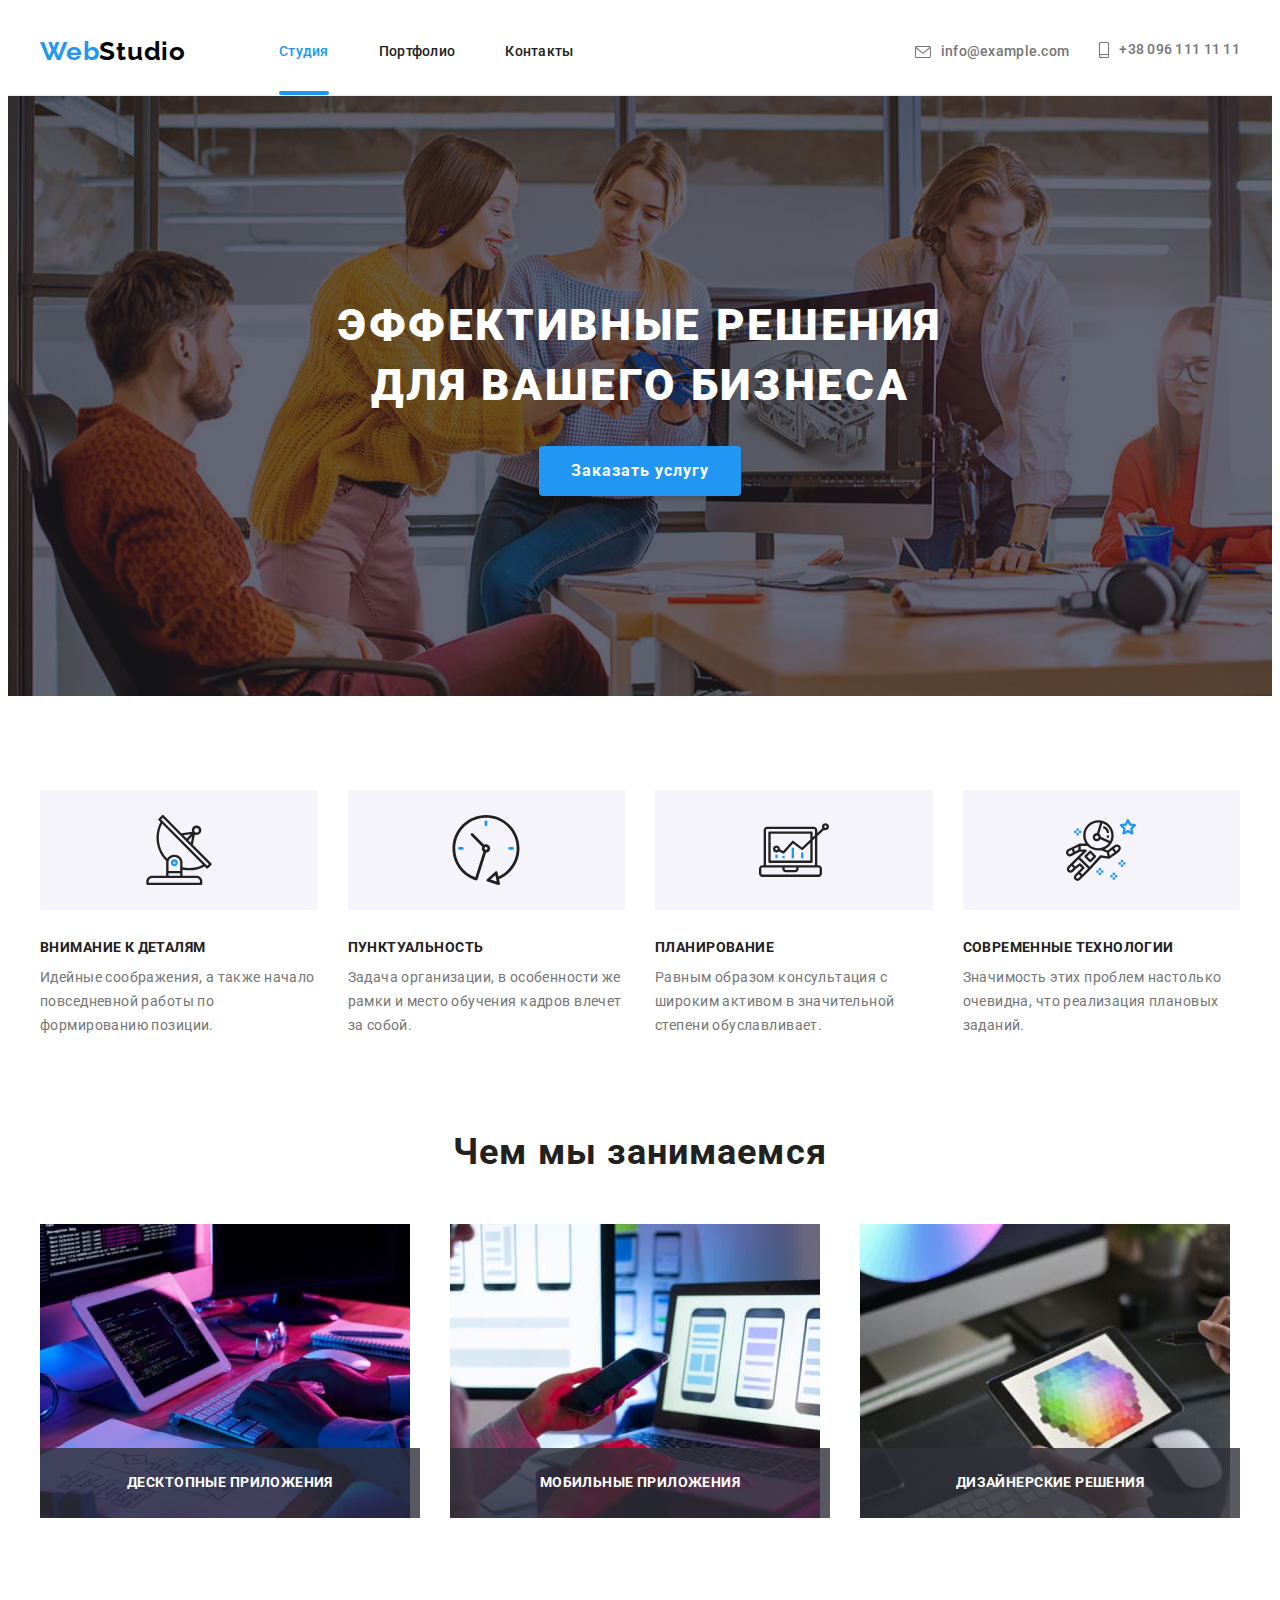
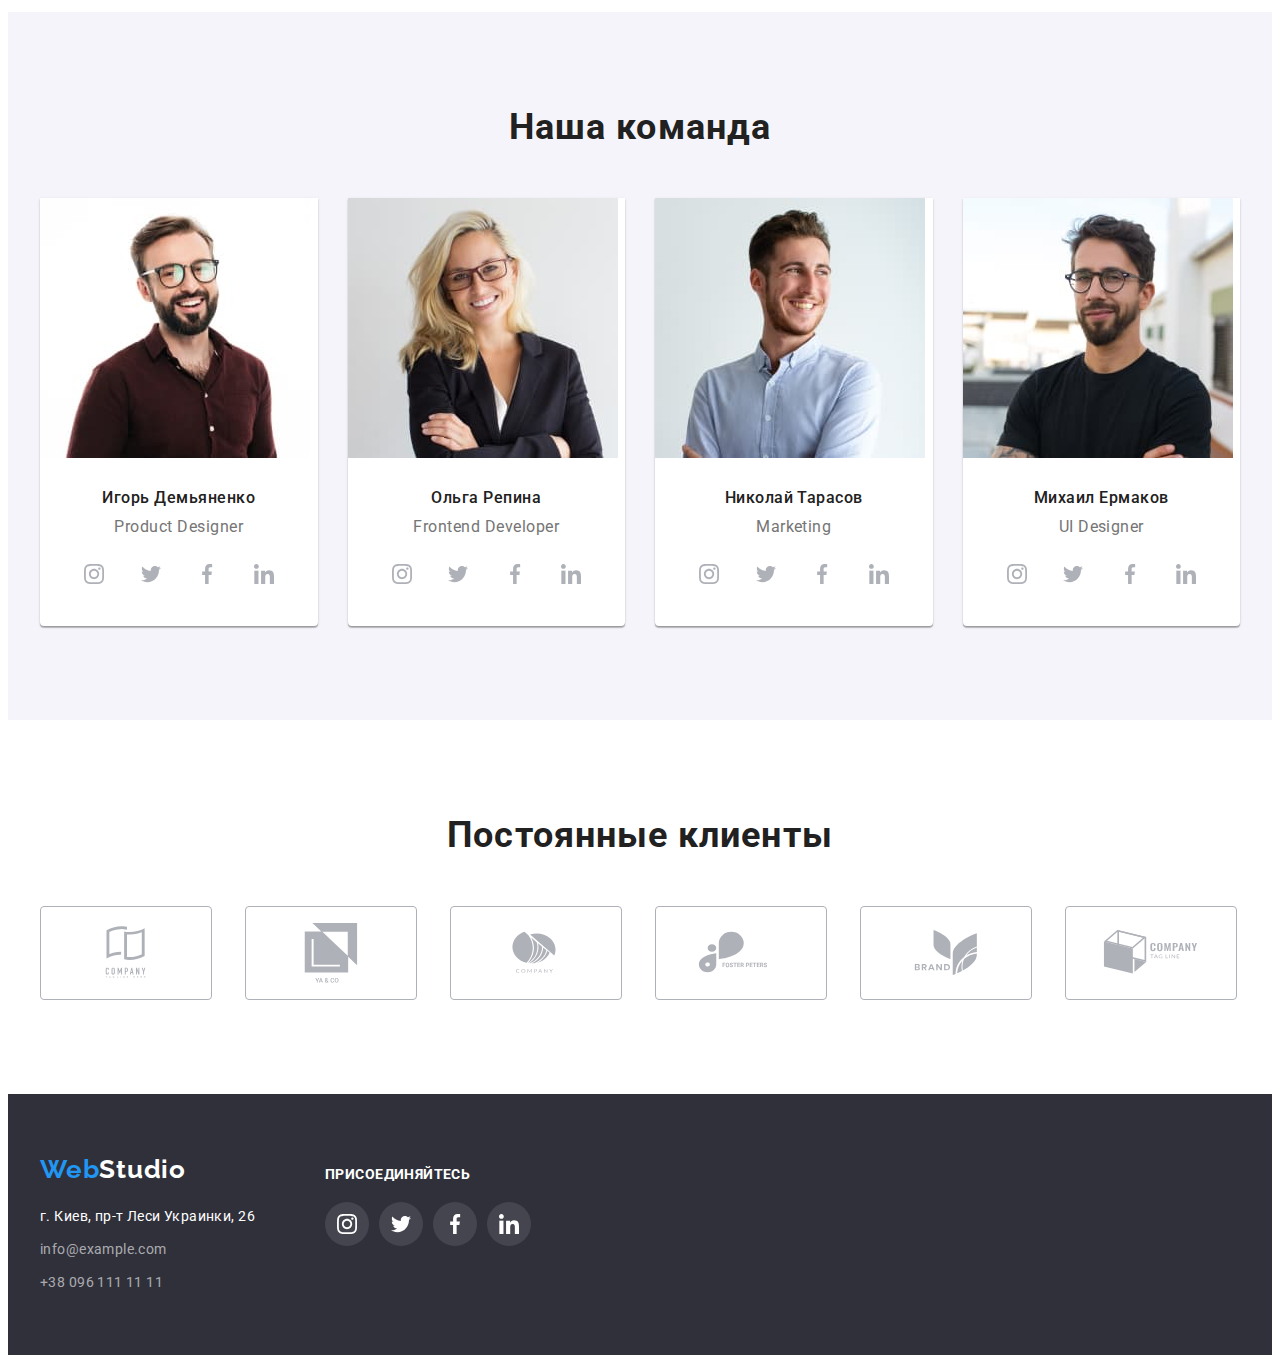
<file: index.html>
<!DOCTYPE html>
<html lang="ru">
<head>
    <meta charset="UTF-8">
    <meta http-equiv="X-UA-Compatible" content="IE=edge">
    <meta name="viewport" content="width=device-width, initial-scale=1.0">
    <title>WebStudio</title>
    <link href="https://fonts.googleapis.com/css2?family=Raleway:wght@700&family=Roboto:wght@400;500;700;900&display=swap" rel="stylesheet">
    <link rel="stylesheet" href="https://cdnjs.cloudflare.com/ajax/libs/modern-normalize/1.1.0/modern-normalize.min.css" integrity="sha512-wpPYUAdjBVSE4KJnH1VR1HeZfpl1ub8YT/NKx4PuQ5NmX2tKuGu6U/JRp5y+Y8XG2tV+wKQpNHVUX03MfMFn9Q==" crossorigin="anonymous" referrerpolicy="no-referrer" />
    <link rel="stylesheet" href="./css/styles.css">
</head>
<body>
    <header class="header">
        <div class="container header-container">
            <nav class="navigation">
                <a href="/" class="logo link">Web<span class="logo-black-part">Studio</span></a>
                <ul class="menu list">
                   <li class="nav-list-item"><a href="./index.html" class="nav-link link current">Студия</a></li> 
                   <li class="nav-list-item"><a href="./portfolio.html" class="nav-link link">Портфолио</a></li>
                   <li class="nav-list-item"><a href="" class="nav-link link">Контакты</a></li>
                </ul>
            </nav>

            <ul class="header-contacts list">
                    <li class="header-contacts-item contacts-email">
                        <a href="mailto:info@example.com" class="contacts link">
                            <svg class="contacts-icon" width="16" height="12">
                                <use href="./img/symbol-defs.svg#icon-envelope"></use>
                            </svg>
                             info@example.com
                        </a>
                    </li>
                    <li class="header-contacts-item">
                        <a href="tel:+380961111111" class="contacts link">
                            <svg class="contacts-icon" width="10" height="16">
                                <use href="./img/symbol-defs.svg#icon-smartphone"></use>
                            </svg>
                            +38 096 111 11 11
                        </a>
                    </li>
            </ul>
        </div>
    </header>

    <main>
        <section class="hero">
            <div class="hero-container container">
                <h1 class="main-title">Эффективные решения<br>для вашего бизнеса</h1>
                <button type="button" class="hero-buttom" data-modal-open>Заказать услугу</button>
            </div>
            
        </section>

        <section class="feature section">
            <div class="feature-container container">
                <h2 class="feature-main-title visually-hidden">Наши преимущества</h2>
                <ul class="feature-container-item list">
                    <li class="feature-container-list">
                        <div class="feature-icon-container">
                            <svg class="feature-icon" width="70" height="70">
                                <use href="./img/symbol-defs.svg#icon-antenna"></use>
                            </svg>
                        </div>
                        <h3 class="feature-title">Внимание к деталям</h3>
                        <p class="feature-description">Идейные соображения, а также начало повседневной работы по формированию позиции.</p>
                    </li>
                    <li class="feature-container-list">
                        <div class="feature-icon-container">
                            <svg width="70" height="70">
                                <use href="./img/symbol-defs.svg#icon-clock"></use>
                            </svg>
                        </div>
                        <h3 class="feature-title">Пунктуальность</h3>
                        <p class="feature-description">Задача организации, в особенности же рамки и место обучения кадров влечет за собой.</p>
                    </li>
                    <li class="feature-container-list">
                        <div class="feature-icon-container">
                            <svg class="feature-icon" width="70" height="70">
                                <use href="./img/symbol-defs.svg#icon-diagram"></use>
                            </svg>
                        </div>
                        <h3 class="feature-title">Планирование</h3>
                        <p class="feature-description">Равным образом консультация с широким активом в значительной степени обуславливает.</p>
                    </li>
                    <li class="feature-container-list">
                        <div class="feature-icon-container">
                            <svg class="feature-icon" width="70" height="70">
                                <use href="./img/symbol-defs.svg#icon-astronaut"></use>
                            </svg>
                        </div>
                        <h3 class="feature-title">Современные технологии</h3>
                        <p class="feature-description">Значимость этих проблем настолько очевидна, что реализация плановых заданий.</p>
                    </li>
                </ul>
            </div>
        </section>
   
        <section class="direction section">
            <div class="direction-container container">
                <h2 class="direction-title">Чем мы занимаемся</h2>
                <ul class="direction-item list">
                    <li class="direction-item-list">
                        <img src="./img/program.jpg" alt="Десктопные приложения" width="370">
                        <p class="direction-item-list-name">Десктопные приложения</p>
                    </li>
                    <li class="direction-item-list">
                        <img src="./img/moby.jpg" alt="Мобильные приложения" width="370">
                        <p class="direction-item-list-name">Мобильные приложения</p>
                    </li>
                    <li class="direction-item-list">
                        <img src="./img/graph.jpg" alt="Дизайнерские решения" width="370">
                        <p class="direction-item-list-name">Дизайнерские решения</p>
                    </li>
                </ul>
            </div>
            
        </section>

        <section class="team section">
            <div class="team-container container">
                <h2 class="team-title">Наша команда</h2>
                <ul class="list team-card-item">
                    <li class="team-card">
                        <img class="team-member-photo" src="./img/demyanenko.jpg" alt="Игорь Демьяненко" width="270">
                        <div class="team-member-wrapper">
                            <h3 class="team-member">Игорь Демьяненко</h3>
                            <p lang="en" class="member-job">Product Designer</p>
                            <ul class="social-list list">
                                <li class="social-list-item">
                                    <a class="social-list-link" href="">
                                        <svg class="social-list-icon" width="20" height="20">
                                            <use href="./img/symbol-defs.svg#icon-instagram"></use>
                                        </svg>      
                                    </a>
                                </li>
                                <li class="social-list-item">
                                    <a class="social-list-link" href="">
                                        <svg class="social-list-icon"  width="20" height="20">
                                            <use href="./img/symbol-defs.svg#icon-twitter"></use>
                                        </svg> 
                                    </a>
                                </li>
                                <li class="social-list-item">
                                    <a class="social-list-link" href="">
                                        <svg class="social-list-icon" width="20" height="20">
                                            <use href="./img/symbol-defs.svg#icon-facebook"></use>
                                        </svg> 
                                    </a>
                                </li>
                                <li class="social-list-item">
                                    <a class="social-list-link" href="">
                                        <svg class="social-list-icon" width="20" height="20">
                                            <use href="./img/symbol-defs.svg#icon-linkedin"></use>
                                        </svg> 
                                    </a>
                                </li>
                            </ul>
                            
                        </div>
                    </li>
                    <li class="team-card">
                        <img class="team-member-photo" src="./img/repina.jpg" alt="Ольга Репина" width="270">
                        <div class="team-member-wrapper">
                            <h3 class="team-member">Ольга Репина</h3>
                            <p lang="en" class="member-job">Frontend Developer</p>
                            <ul class="social-list list">
                                <li class="social-list-item">
                                    <a class="social-list-link" href="">
                                        <svg class="social-list-icon" width="20" height="20">
                                            <use href="./img/symbol-defs.svg#icon-instagram"></use>
                                        </svg>      
                                    </a>
                                </li>
                                <li class="social-list-item">
                                    <a class="social-list-link" href="">
                                        <svg class="social-list-icon"  width="20" height="20">
                                            <use href="./img/symbol-defs.svg#icon-twitter"></use>
                                        </svg> 
                                    </a>
                                </li>
                                <li class="social-list-item">
                                    <a class="social-list-link" href="">
                                        <svg class="social-list-icon" width="20" height="20">
                                            <use href="./img/symbol-defs.svg#icon-facebook"></use>
                                        </svg> 
                                    </a>
                                </li>
                                <li class="social-list-item">
                                    <a class="social-list-link" href="">
                                        <svg class="social-list-icon" width="20" height="20">
                                            <use href="./img/symbol-defs.svg#icon-linkedin"></use>
                                        </svg> 
                                    </a>
                                </li>
                            </ul>
                        </div>
                     
                    </li>  
                    <li class="team-card">                 
                        <img class="team-member-photo" src="./img/tarasov.jpg" alt="Николай Тарасов" width="270">
                        <div class="team-member-wrapper">
                            <h3 class="team-member">Николай Тарасов</h3>
                            <p lang="en" class="member-job">Marketing</p>
                            <ul class="social-list list">
                                <li class="social-list-item">
                                    <a class="social-list-link" href="">
                                        <svg class="social-list-icon" width="20" height="20">
                                            <use href="./img/symbol-defs.svg#icon-instagram"></use>
                                        </svg>      
                                    </a>
                                </li>
                                <li class="social-list-item">
                                    <a class="social-list-link" href="">
                                        <svg class="social-list-icon"  width="20" height="20">
                                            <use href="./img/symbol-defs.svg#icon-twitter"></use>
                                        </svg> 
                                    </a>
                                </li>
                                <li class="social-list-item">
                                    <a class="social-list-link" href="">
                                        <svg class="social-list-icon" width="20" height="20">
                                            <use href="./img/symbol-defs.svg#icon-facebook"></use>
                                        </svg> 
                                    </a>
                                </li>
                                <li class="social-list-item">
                                    <a class="social-list-link" href="">
                                        <svg class="social-list-icon" width="20" height="20">
                                            <use href="./img/symbol-defs.svg#icon-linkedin"></use>
                                        </svg> 
                                    </a>
                                </li>
                            </ul>
                        </div>
                        
                    </li>
                    <li class="team-card">
                        <img class="team-member-photo" src="./img/yermakov.jpg" alt="Михаил Ермаков" width="270">
                        <div class="team-member-wrapper">
                            <h3 class="team-member">Михаил Ермаков</h3>
                            <p lang="en" class="member-job">UI Designer</p>
                            <ul class="social-list list">
                                <li class="social-list-item">
                                    <a class="social-list-link" href="">
                                        <svg class="social-list-icon" width="20" height="20">
                                            <use href="./img/symbol-defs.svg#icon-instagram"></use>
                                        </svg>      
                                    </a>
                                </li>
                                <li class="social-list-item">
                                    <a class="social-list-link" href="">
                                        <svg class="social-list-icon"  width="20" height="20">
                                            <use href="./img/symbol-defs.svg#icon-twitter"></use>
                                        </svg> 
                                    </a>
                                </li>
                                <li class="social-list-item">
                                    <a class="social-list-link" href="">
                                        <svg class="social-list-icon" width="20" height="20">
                                            <use href="./img/symbol-defs.svg#icon-facebook"></use>
                                        </svg> 
                                    </a>
                                </li>
                                <li class="social-list-item">
                                    <a class="social-list-link" href="">
                                        <svg class="social-list-icon" width="20" height="20">
                                            <use href="./img/symbol-defs.svg#icon-linkedin"></use>
                                        </svg> 
                                    </a>
                                </li>
                            </ul>
                        </div>
                        
                    </li>
                </ul>
            </div> 
        </section>

        <section class="clients-section section">
            <div class="clients-container container">
                <h2 class="clients-section-title">Постоянные клиенты</h2>
                <ul class="list clients-list">
                    <li class="clients-list-item">
                        <a href="" class="clients-link">
                            <svg class="clients-logo-icon" width="106" height="60">
                                <use href="./img/symbol-defs.svg#icon-logo"></use>
                            </svg>
                        </a>
                    </li>
                    <li class="clients-list-item">
                        <a href="" class="clients-link">
                            <svg class="clients-logo-icon" width="106" height="60">
                                <use href="./img/symbol-defs.svg#icon-group"></use>
                            </svg>
                        </a>
                    </li>
                    <li class="clients-list-item">
                        <a href="" class="clients-link">
                            <svg class="clients-logo-icon" width="106" height="60">
                                <use href="./img/symbol-defs.svg#icon-logo1"></use>
                            </svg>
                        </a>
                    </li>
                    <li class="clients-list-item">
                        <a href="" class="clients-link">
                            <svg class="clients-logo-icon" width="106" height="60">
                                <use href="./img/symbol-defs.svg#icon-logo2"></use>
                            </svg>
                        </a>
                    </li>
                    <li class="clients-list-item">
                        <a href="" class="clients-link">
                            <svg class="clients-logo-icon" width="106" height="60">
                                <use href="./img/symbol-defs.svg#icon-logo3"></use>
                            </svg>
                        </a>
                    </li>
                    <li class="clients-list-item">
                        <a href="" class="clients-link">
                            <svg class="clients-logo-icon" width="106" height="60">
                                <use href="./img/symbol-defs.svg#icon-logo4"></use>
                            </svg>
                        </a>
                    </li>
                </ul>
            </div>
        </section>

    </main>

    <footer class="footer">
        <div class="footer-container container">
            <div class="footer-container-address">
                <a class="footer-logo link logo" href="./index.html">Web<span class="logo-white-part">Studio</span></a>
                <address>
                    <ul class="list">
                        <li class="footer-contacts-item"><a href="/" target="_blank" class="footer-address link">г. Киев, пр-т Леси Украинки, 26</a></li>
                        <li class="footer-contacts-item"><a href="mailto:info@example.com" class="footer-email link">info@example.com</a></li>
                        <li class="footer-contacts-item"><a href="tel:+380961111111" class="footer-phone link">+38 096 111 11 11</a></li>
                    </ul>
                </address>
            </div>

            <div class="footer-container-social">
                <h3 class="footer-social-title">присоединяйтесь</h3>
                <ul class="social-list list">
                        <li class="footer-social-list-item">
                            <a class="footer-social-list-link" href="">
                                <svg class="footer-social-list-icon" width="20" height="20">
                                    <use href="./img/symbol-defs.svg#icon-instagram"></use>
                                </svg>      
                            </a>
                        </li>
                        <li class="footer-social-list-item">
                            <a class="footer-social-list-link" href="">
                                <svg class="footer-social-list-icon"  width="20" height="20">
                                    <use href="./img/symbol-defs.svg#icon-twitter"></use>
                                </svg> 
                            </a>
                        </li>
                        <li class="footer-social-list-item">
                            <a class="footer-social-list-link" href="">
                                <svg class="footer-social-list-icon" width="20" height="20">
                                    <use href="./img/symbol-defs.svg#icon-facebook"></use>
                                </svg> 
                            </a>
                        </li>
                        <li class="footer-social-list-item">
                            <a class="footer-social-list-link" href="">
                                <svg class="footer-social-list-icon" width="20" height="20">
                                    <use href="./img/symbol-defs.svg#icon-linkedin"></use>
                                </svg> 
                            </a>
                        </li>
                </ul>
            </div>
         </div>
   </footer>

   <div class="backdrop is-hidden" data-modal>
       <div class="modal">
           <button type="button" class="modal-close-btn" data-modal-close>
                <svg class="backdrop-close-icon" height="18" width="18">
                   <use href="./img/symbol-defs.svg#icon-close"></use>
                </svg>
           </button>
       </div>
    </div>
<script src="./js/modal.js"></script>
</body>
</html>
</file>
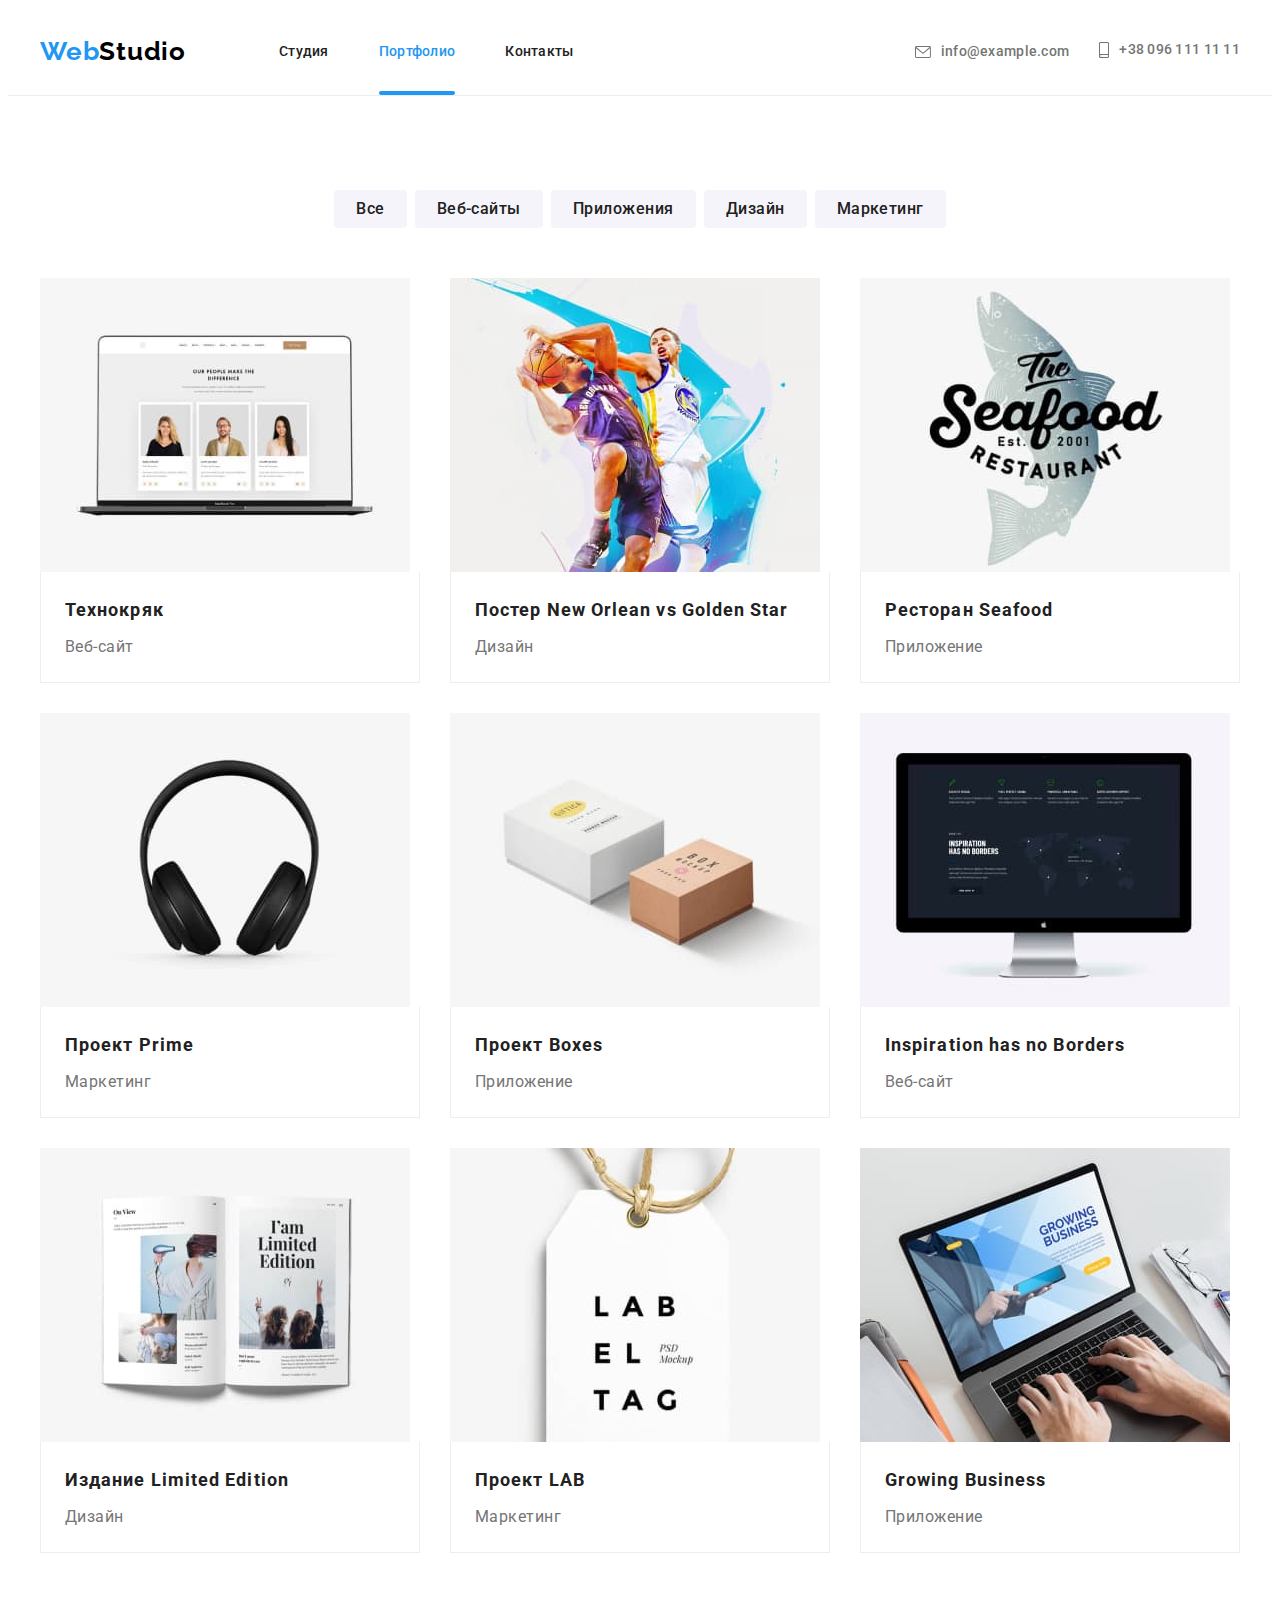
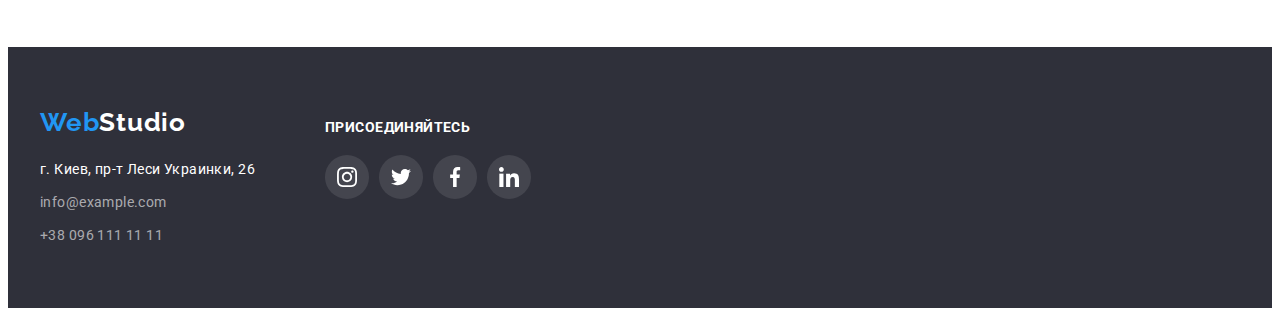
<file: portfolio.html>
<!DOCTYPE html>
<html lang="ru">
<head>
    <meta charset="UTF-8">
    <meta http-equiv="X-UA-Compatible" content="IE=edge">
    <meta name="viewport" content="width=device-width, initial-scale=1.0">
    <title>Portfolio</title>
    <link href="https://fonts.googleapis.com/css2?family=Raleway:wght@700&family=Roboto:wght@400;500;700;900&display=swap" rel="stylesheet">
    <link rel="stylesheet" href="https://cdnjs.cloudflare.com/ajax/libs/modern-normalize/1.1.0/modern-normalize.min.css" integrity="sha512-wpPYUAdjBVSE4KJnH1VR1HeZfpl1ub8YT/NKx4PuQ5NmX2tKuGu6U/JRp5y+Y8XG2tV+wKQpNHVUX03MfMFn9Q==" crossorigin="anonymous" referrerpolicy="no-referrer" />
    <link rel="stylesheet" href="./css/styles.css">
</head>
<body>
    <header class="header">
        <div class="container header-container">
            <nav class="navigation">
                <a href="./index.html" class="logo link">Web<span class="logo-black-part">Studio</span></a>
                <ul class="menu list">
                   <li class="nav-list-item"><a href="./index.html" class="nav-link link">Студия</a></li> 
                   <li class="nav-list-item"><a href="./portfolio.html" class="nav-link link current">Портфолио</a></li>
                   <li class="nav-list-item"><a href="" class="nav-link link">Контакты</a></li>
                </ul>
            </nav>

            <ul class="header-contacts list">
                    <li class="header-contacts-item contacts-email">
                        <a href="mailto:info@example.com" class="contacts link">
                            <svg class="contacts-icon" width="16" height="12">
                                <use href="./img/symbol-defs.svg#icon-envelope"></use>
                            </svg>
                             info@example.com
                        </a>
                    </li>
                    <li class="header-contacts-item">
                        <a href="tel:+380961111111" class="contacts link">
                            <svg class="contacts-icon" width="10" height="16">
                                <use href="./img/symbol-defs.svg#icon-smartphone"></use>
                            </svg>
                            +38 096 111 11 11
                        </a>
                    </li>
            </ul>
        </div>
    </header>

    <main>
        <section class="portfolio section">
            <div class="portfolio-container container">
                <h2 class="portfolio-title visually-hidden">Примеры работ</h2>
                <ul class="portfolio-button-list list">
                    <li class="portfolio-button-item"><button class="portfolio-button" type="button">Все</button></li>
                    <li class="portfolio-button-item"><button class="portfolio-button" type="button">Веб-сайты</button></li>
                    <li class="portfolio-button-item"><button class="portfolio-button" type="button">Приложения</button></li>
                    <li class="portfolio-button-item"><button class="portfolio-button" type="button">Дизайн</button></li>
                    <li class="portfolio-button-item"><button class="portfolio-button" type="button">Маркетинг</button></li>
                </ul> 

                <ul class="portfolio-cards-list list">
                    <li class="portfolio-cards-item">
                        <a href="" class="portfolio-cards-item-link link">
                            <div class="portfolio-cards-img-container">
                                <img src="./img/tehnokryak.jpg" alt="Технокряк" width="370">
                                <p class="overlay">
                                    Технокряк это современная площадка распространения коронавируса. Компании используют эту платформу для цифрового шпионажа и атак на защищённые сервера конкурентов.
                                </p>
                            </div>
                                
                            <div class="portfolio-container-cards-name">
                                <h3 class="project-name">Технокряк</h3>                      
                                <p class="project-type">Веб-сайт</p>
                            </div>
                        </a>
                    </li>
                    <li class="portfolio-cards-item">
                            <a href="" class="portfolio-cards-item-link link">
                                <div class="portfolio-cards-img-container">
                                    <img src="./img/new-orleano-golden-star.jpg" alt="Постер New Orlean vs Golden Star" width="370">
                                    <p class="overlay">
                                        Технокряк это современная площадка распространения коронавируса. Компании используют эту платформу для цифрового шпионажа и атак на защищённые сервера конкурентов.
                                    </p>
                                </div>
                                
                                <div class="portfolio-container-cards-name">
                                    <h3 class="project-name">Постер New Orlean vs Golden Star</h3>                      
                                    <p class="project-type">Дизайн</p>
                                </div>
                            </a>
                        </li>
                        <li class="portfolio-cards-item">
                            <a href="" class="portfolio-cards-item-link link">
                                <div class="portfolio-cards-img-container">
                                    <img src="./img/seafood.jpg" alt="Ресторан Seafood" width="370">
                                    <p class="overlay">
                                        Технокряк это современная площадка распространения коронавируса. Компании используют эту платформу для цифрового шпионажа и атак на защищённые сервера конкурентов.
                                    </p>
                                </div>
                                
                                <div class="portfolio-container-cards-name">
                                    <h3 class="project-name">Ресторан Seafood</h3>                      
                                    <p class="project-type">Приложение</p>
                                </div>
                            </a>
                        </li>
                        <li class="portfolio-cards-item">
                            <a href="" class="portfolio-cards-item-link link">
                                <div class="portfolio-cards-img-container">
                                    <img src="./img/prime.jpg" alt="Проект Prime" width="370">
                                    <p class="overlay">
                                        Технокряк это современная площадка распространения коронавируса. Компании используют эту платформу для цифрового шпионажа и атак на защищённые сервера конкурентов.
                                    </p>
                                </div>
                                
                                <div class="portfolio-container-cards-name">
                                    <h3 class="project-name">Проект Prime</h3>                      
                                    <p class="project-type">Маркетинг</p>
                                </div>
                                
                            </a>
                        </li>
                        <li class="portfolio-cards-item">
                            <a href="" class="portfolio-cards-item-link link">
                                <div class="portfolio-cards-img-container">
                                    <img src="./img/boxes.jpg" alt="Проект Boxes" width="370">
                                    <p class="overlay">
                                        Технокряк это современная площадка распространения коронавируса. Компании используют эту платформу для цифрового шпионажа и атак на защищённые сервера конкурентов.
                                    </p>
                                </div>
                                
                                <div class="portfolio-container-cards-name">
                                    <h3 class="project-name">Проект Boxes</h3>                      
                                    <p class="project-type">Приложение</p>
                                </div>
                                
                            </a>
                        </li>
                        <li class="portfolio-cards-item">
                            <a href="" class="portfolio-cards-item-link link">
                                <div class="portfolio-cards-img-container">
                                    <img src="./img/inspiration-has-no-borders.jpg" alt="Inspiration has no Borders" width="370">
                                    <p class="overlay">
                                        Технокряк это современная площадка распространения коронавируса. Компании используют эту платформу для цифрового шпионажа и атак на защищённые сервера конкурентов.
                                    </p>
                                </div>
                                
                                <div class="portfolio-container-cards-name">
                                    <h3 class="project-name" lang="en">Inspiration has no Borders</h3>                      
                                    <p class="project-type">Веб-сайт</p>
                                </div>
                                
                            </a>
                        </li>
                        <li class="portfolio-cards-item">
                            <a href="" class="portfolio-cards-item-link link">
                                <div class="portfolio-cards-img-container">
                                    <img src="./img/limited-edition.jpg" alt="Издание Limited Edition" width="370">
                                    <p class="overlay">
                                        Технокряк это современная площадка распространения коронавируса. Компании используют эту платформу для цифрового шпионажа и атак на защищённые сервера конкурентов.
                                    </p>
                                </div>
                                
                                <div class="portfolio-container-cards-name">
                                    <h3 class="project-name">Издание Limited Edition</h3>                      
                                    <p class="project-type">Дизайн</p>
                                </div>
                                
                            </a>
                        </li>
                        <li class="portfolio-cards-item">
                            <a href="" class="portfolio-cards-item-link link">
                                <div class="portfolio-cards-img-container">
                                    <img src="./img/lab.jpg" alt="Проект LAB" width="370">
                                    <p class="overlay">
                                        Технокряк это современная площадка распространения коронавируса. Компании используют эту платформу для цифрового шпионажа и атак на защищённые сервера конкурентов.
                                    </p>
                                </div>
                                
                                <div class="portfolio-container-cards-name">
                                    <h3 class="project-name">Проект LAB</h3>                      
                                    <p class="project-type">Маркетинг</p>
                                </div>
                                
                            </a>
                        </li>
                        <li class="portfolio-cards-item">
                            <a href="" class="portfolio-cards-item-link link">
                                <div class="portfolio-cards-img-container">
                                    <img src="./img/growing-business.jpg" alt="Growing Business" width="370">
                                    <p class="overlay">
                                        Технокряк это современная площадка распространения коронавируса. Компании используют эту платформу для цифрового шпионажа и атак на защищённые сервера конкурентов.
                                    </p>
                                </div>
                                
                                <div class="portfolio-container-cards-name">
                                    <h3 class="project-name" lang="en">Growing Business</h3>                      
                                    <p class="project-type">Приложение</p>
                                </div>
                            </a>
                        </li>
                </ul> 
            </div> 
        </section>
        
    </main>

    <footer class="footer">
        <div class="footer-container container">
            <div class="footer-container-address">
                <a class="footer-logo link logo" href="./index.html">Web<span class="logo-white-part">Studio</span></a>
                <address>
                    <ul class="list">
                        <li class="footer-contacts-item"><a href="/" target="_blank" class="footer-address link">г. Киев, пр-т Леси Украинки, 26</a></li>
                        <li class="footer-contacts-item"><a href="mailto:info@example.com" class="footer-email link">info@example.com</a></li>
                        <li class="footer-contacts-item"><a href="tel:+380961111111" class="footer-phone link">+38 096 111 11 11</a></li>
                    </ul>
                </address>
            </div>

            <div class="footer-container-social">
                <h3 class="footer-social-title">присоединяйтесь</h3>
                <ul class="social-list list">
                        <li class="footer-social-list-item">
                            <a class="footer-social-list-link" href="">
                                <svg class="footer-social-list-icon" width="20" height="20">
                                    <use href="./img/symbol-defs.svg#icon-instagram"></use>
                                </svg>      
                            </a>
                        </li>
                        <li class="footer-social-list-item">
                            <a class="footer-social-list-link" href="">
                                <svg class="footer-social-list-icon"  width="20" height="20">
                                    <use href="./img/symbol-defs.svg#icon-twitter"></use>
                                </svg> 
                            </a>
                        </li>
                        <li class="footer-social-list-item">
                            <a class="footer-social-list-link" href="">
                                <svg class="footer-social-list-icon" width="20" height="20">
                                    <use href="./img/symbol-defs.svg#icon-facebook"></use>
                                </svg> 
                            </a>
                        </li>
                        <li class="footer-social-list-item">
                            <a class="footer-social-list-link" href="">
                                <svg class="footer-social-list-icon" width="20" height="20">
                                    <use href="./img/symbol-defs.svg#icon-linkedin"></use>
                                </svg> 
                            </a>
                        </li>
                </ul>
            </div>
         </div>
   </footer>

</body>
</html>
</file>
<file: css/styles.css>
:root {
    --primary-text-color: #757575;
    --title-text-color:#212121;
    --accent-color:#2196F3;
    --primary-white-color:#FFFFFF;
    --logo-black-color:#000000;
    --hero-background-color:#2F303A;
    --hero-btm-focus:#188CE8;
    --team-background-color:#F5F4FA;
    --footer-email-phone: rgba(255, 255, 255, 0.6);
    }

body {
    background-color: var(--primary-white-color);
    color:var(--primary-text-color) ;
    font-family: Roboto, sans-serif;
    font-style: normal;
    font-weight: 400;
}

h1, h2, h3, h4, h5, h6{
    margin-top: 0;
    margin-bottom: 0;
}

ul, ol, p{
    margin-top: 0;
    margin-bottom: 0;
    padding-left: 0;
}

img {
    display: block;
    max-width: 100%;
    height: auto;
}

.list {
    list-style: none;
}

.link {
    text-decoration: none;
}

/* ------START NAVIGATION------ */

.container {
    width: 1200px;
    padding-left: 15px;
    padding-right: 15px;
    margin-left: auto;
    margin-right: auto;
}
.section{
    padding-top: 94px;
    padding-bottom: 94px;
}

.header{
    padding-top: 24px;
    padding-bottom: 25px;
    border-bottom: 1px solid #ECECEC;
}

.header-container{
    display: flex;
    align-items: center;
    justify-content: space-between;
}

.navigation{
    display: flex;
    align-items: center;
}

.menu{
    display: flex;
    align-items: center;
}

.logo {
    color: var(--accent-color);
    font-family: Raleway;
    font-weight: bold;
    font-size: 26px;
    line-height: 1.19;
    letter-spacing: 0.03em;
    margin-right: 93px;
}

.logo-black-part {
    color: var(--logo-black-color);
}

.logo-white-part{
    color: var(--primary-white-color)
}

.nav-link{
    color: var(--title-text-color);
    font-weight: 500;
    font-size: 14px;
    line-height: 1.14;
    letter-spacing: 0.02em;
    padding-top: 32px;
    padding-bottom: 32px;
    transition: color 250ms cubic-bezier(0.4, 0, 0.2, 1);
    position: relative;
}

.nav-link:hover, .nav-link:focus {
    color: var(--accent-color);
}

.nav-list-item:not(:last-child) {
    margin-right: 50px;
}

.current{
    color: var(--accent-color);
}

.current::after {
    content: "";
    background: var(--accent-color);
    border-radius: 2px;
    height: 4px;
    width: 100%;
    position: absolute;
    left: 0;
    bottom: -4px;
}

.header-contacts{
    display: flex;
    align-items: baseline;
}

.contacts {
    display: flex;
    align-items: center;
    font-weight: 500;
    font-size: 14px;
    line-height: 1.14;
    letter-spacing: 0.02em;
    color: var(--primary-text-color);
    padding-top: 10px;
    padding-bottom: 10px;
    transition: color 250ms cubic-bezier(0.4, 0, 0.2, 1);
}

.contacts-icon {
    fill: currentColor;
    margin-right: 10px;
}

.contacts:hover,
.contacts:focus {
    color: var(--accent-color);
}

.contacts-email{
    margin-right: 30px;
}

/* ------END NAVIGATION------ */

/* ------START HERO------ */

.hero-container{
    display: flex;
    flex-direction: column;
    align-items: center;
}

.hero {
    background-image: linear-gradient(
        rgba(47, 48, 58, 0.4),
        rgba(47, 48, 58, 0.4)
    ),
     url("../img/background.jpg");
    background-repeat: no-repeat;
    background-size: cover;
    background-color: #C4C4C4;
    padding: 200px 0;
    max-width: 1600px;
    margin: 0 auto;
}

.main-title {
    font-weight: 900;
    font-size: 44px;
    line-height: 1.36;
    letter-spacing: 0.06em;
    text-transform: uppercase;
    color: var(--primary-white-color);
    text-align: center;
    margin-bottom: 30px;
}

.hero-buttom {
    font-family: inherit;
    font-weight: bold;
    font-size: 16px;
    line-height: 1.88;
    letter-spacing: 0.06em;
    color: var(--primary-white-color);
    background-color: var(--accent-color);
    cursor: pointer;
    padding-left: 32px;
    padding-right: 32px;
    padding-top: 10px;
    padding-bottom: 10px;
    /* border: 1px solid var(); */
    box-shadow: 0px 4px 4px rgba(0, 0, 0, 0.15);
    border-radius: 4px;
    border: none;
    transition: background-color 250ms cubic-bezier(0.4, 0, 0.2, 1);
}

.hero-buttom:hover, .hero-buttom:focus{
    background-color: var(--hero-btm-focus);
}
/* ------END HERO------ */

/* ------START FEATURE------ */

.visually-hidden{
    position: fixed;
    transform: scale(0);
}

.feature-container-item{
    display: flex;
    flex-wrap: wrap;
    margin-left: -30px;
    margin-top: -30px;
}

.feature-title {
    font-weight: bold;
    font-size: 14px;
    line-height: 1.14;
    letter-spacing: 0.03em;
    text-transform: uppercase;
    color: var(--title-text-color);
    margin-bottom: 10px;
}

.feature-description {
    font-size: 14px;
    line-height: 1.71;
    letter-spacing: 0.03em;
}

.feature-container-list{
    flex-basis: calc((100% - 120px) / 4);
    margin-left: 30px;
    margin-top: 30px;
}
.feature-icon-container{
    background-color:var(--team-background-color);
    margin-bottom: 30px;
    height: 120px;
    display: flex;
    justify-content: center;
    align-items: center;
}

/* ------END FEATURE------ */

/* ------START direction------ */
.direction-item{
    display: flex;
    flex-wrap: wrap;
    margin-left: -30px;
    margin-top: -30px;
}

.direction-item-list{
    margin-left: 30px;
    margin-top: 30px;
    flex-basis: calc((100% - 90px) / 3);
    position: relative;
}

.direction {
    padding-top: 0px;
}

.direction-item-list-name{
    position: absolute;
    background-color: rgba(47, 48, 58, 0.8);
    font-family: 'Roboto';
    font-weight: 700;
    font-size: 14px;
    line-height: 1.14;
    text-align: center;
    letter-spacing: 0.03em;
    text-transform: uppercase;
    color: var(--primary-white-color);
    padding-top: 27px;
    padding-bottom: 27px;
    width: 100%;
    bottom: 0%;
    left: 0%;
}
/* ------END direction------ */

/* ------START TEAM------ */
.team{
    background-color:var(--team-background-color);
}

.team-title{
    margin-bottom: 50px;
    text-align: center;
}

.team-card-item{
    display: flex;
    flex-wrap: wrap;
    margin-left: -30px;
    margin-top: -30px;
}

.team-card{
    background-color: var(--primary-white-color);
    box-shadow: 0px 1px 3px rgba(0, 0, 0, 0.12), 0px 1px 1px rgba(0, 0, 0, 0.14), 0px 2px 1px rgba(0, 0, 0, 0.2);
    border-radius: 0px 0px 4px 4px;
    flex-basis: calc((100% - 120px) / 4);
    margin-left: 30px;
    margin-top: 30px;
}

.direction-title, .team-title, .feature-main-title, .portfolio-title, .clients-section-title {
    font-weight: bold;
    font-size: 36px;
    line-height: 1.17;
    letter-spacing: 0.03em;
    color: var(--title-text-color);
    text-align: center;
    margin-bottom: 50px;
}

.team-member {
    font-weight: 500;
    font-size: 16px;
    line-height: 1.19;
    letter-spacing: 0.03em;
    color: var(--title-text-color);
    margin-bottom: 10px;
    text-align: center;
}

.member-job{
    font-size: 16px;
    line-height: 1.19;
    letter-spacing: 0.03em;
    text-align: center;
    margin-bottom: 16px;
}

.team-member-wrapper{
    padding-top: 30px;
    padding-bottom: 30px;
}

.social-list {
    display: flex;
    justify-content: space-between;
}

.team-member-wrapper{
    padding-left: 32px;
    padding-right: 32px;
    padding-bottom: 30px;
}

.social-list-icon {
  fill: #AFB1B8;
  transition: fill 250ms cubic-bezier(0.4, 0, 0.2, 1);
}

.social-list-link{
    width: 44px;
    height: 44px;
    background-color: var(--primary-white-color);
    border-radius: 50%;
    display: flex;
    justify-content: center;
    align-items: center;
    transition: background-color 250ms cubic-bezier(0.4, 0, 0.2, 1);
}

.social-list-link:hover .social-list-icon,
.social-list-link:focus .social-list-icon {
    fill: var(--primary-white-color);
}

.social-list-link:hover,
.social-list-link:focus {
    background-color: var(--accent-color);
}

/* ------END TEAM------ */

/* ------START Clients Section------ */

.clients-list{
    display: flex;
    flex-wrap: wrap;
    margin-left: -30px;
    margin-top: -30px;
}

.clients-list-item{
    margin-left: 30px;
    margin-top: 30px;
    flex-basis: calc((100% - 180px) / 6); 
}

.clients-logo-icon {
    fill: #AFB1B8;
    transition: fill 250ms cubic-bezier(0.4, 0, 0.2, 1);
}

.clients-link{
border: 1px solid #AFB1B8;
border-radius: 4px;
display: flex;
justify-content: center;
align-items: center;
width: 170px;
height: 92px;
transition: border 250ms cubic-bezier(0.4, 0, 0.2, 1);
}

.clients-link:hover,
.clients-link:focus{
    border: 1px solid #2196F3;
}

.clients-link:hover .clients-logo-icon,
.clients-link:focus .clients-logo-icon{
    fill: #2196F3;
}

/* ------END Clients Section------ */


/* ------START FOOTER------ */
.footer{
    background-color: var(--hero-background-color);
    padding: 60px 0;
}
    
.footer-address{
    font-size: 14px;
    line-height: 1.71;
    letter-spacing: 0.03em;
    color: var(--primary-white-color);
    font-style: normal;
    transition: color 250ms cubic-bezier(0.4, 0, 0.2, 1);
   }

.footer-email, .footer-phone {
    font-style: normal;
    font-size: 14px;
    line-height: 1.71;
    letter-spacing: 0.03em;
    color: var(--footer-email-phone);
    transition: color 250ms cubic-bezier(0.4, 0, 0.2, 1);
}

.footer-email:hover, .footer-email:focus, .footer-phone:hover, .footer-phone:focus, .footer-address:hover, .footer-address:focus {
    color: var(--accent-color);    
}

.footer-container{
    display: flex; 
}

.footer-container-address{
    display: flex; 
    flex-direction: column;  
    margin-right: 70px;
}

.footer-logo{
    margin-bottom: 20px;
    margin-right: 0px;
}

.footer-contacts-item:not(:last-child){
    margin-bottom: 9px;
}

.footer-social-title{
    font-family: Roboto;
    font-style: normal;
    font-weight: bold;
    font-size: 14px;
    line-height: 16px;
    letter-spacing: 0.03em;
    text-transform: uppercase;
    color: var(--primary-white-color);
    margin-bottom: 20px;
}

.footer-container-social{
    display: flex;
    flex-direction: column;
    padding-top: 12px;
}

.footer-social-list-link{
    width: 44px;
    height: 44px;
    background: rgba(255, 255, 255, 0.1);;
    border-radius: 50%;
    display: flex;
    justify-content: center;
    align-items: center;
    transition: background-color 250ms cubic-bezier(0.4, 0, 0.2, 1);
}

.footer-social-list-icon {
    fill: var(--primary-white-color);
    transition: fill 250ms cubic-bezier(0.4, 0, 0.2, 1);
}

.footer-social-list-item:not(:last-child){
    margin-right: 10px;
}

.footer-social-list-link:hover .social-list-icon,
.footer-social-list-link:focus .social-list-icon {
    fill: var(--primary-white-color);
}

.footer-social-list-link:hover,
.footer-social-list-link:focus {
    background-color: var(--accent-color);
}

/* ------END FOOTER------ */

/* ------START PORTFOLIO------ */

.portfolio-button-list{
    display: flex;
    margin-bottom: 50px;
   justify-content: center;

}
.portfolio-button {
    font-family: inherit;
    font-weight: 500;
    font-size: 16px;
    line-height: 1.63;
    letter-spacing: 0.03em;
    color: var(--title-text-color);
    background-color: var(--team-background-color);
    cursor: pointer;
    padding-left: 22px;
    padding-right: 22px;
    padding-top: 6px;
    padding-bottom: 6px;
    border-radius: 4px;
    border: none;
    transition: color 250ms cubic-bezier(0.4, 0, 0.2, 1), background-color 250ms cubic-bezier(0.4, 0, 0.2, 1), box-shadow 250ms cubic-bezier(0.4, 0, 0.2, 1);
}

.portfolio-button-item:not(:last-child){
    margin-right:8px;
}

.portfolio-button:hover, .portfolio-button:focus {
    background-color: var(--accent-color);
    color: var(--primary-white-color);
    box-shadow: 0px 3px 1px rgba(0, 0, 0, 0.1), 0px 1px 2px rgba(0, 0, 0, 0.08), 0px 2px 2px rgba(0, 0, 0, 0.12);
}

.portfolio-cards-list{
    background-color: var(--primary-white-color);
    display: flex;
    flex-wrap: wrap;
    margin-top: -30px;  
    margin-left: -30px;
}

.portfolio-cards-item{
    flex-basis: calc((100% - 90px) / 3);
    margin-left: 30px;
    margin-top: 30px;
    transition: box-shadow 250ms cubic-bezier(0.4, 0, 0.2, 1)
}

.portfolio-cards-item:hover,
.portfolio-cards-item:focus{
    box-shadow: 0px 3px 1px rgba(0, 0, 0, 0.1), 0px 1px 2px rgba(0, 0, 0, 0.08), 0px 2px 2px rgba(0, 0, 0, 0.12);
}

.portfolio-container-cards-name{
    padding-top: 20px;
    padding-bottom: 20px;
    padding-left: 24px;
    padding-right: 24px;
    border-bottom: 1px solid #EEEEEE;
    border-left: 1px solid #EEEEEE;
    border-right: 1px solid #EEEEEE;
}

.project-name {
    font-weight: bold;
    font-size: 18px;
    line-height: 2;
    letter-spacing: 0.06em;
    color:var(--title-text-color);
    margin-bottom: 4px;
}

.project-type{
    font-size: 16px;
    line-height: 1.88;
    letter-spacing: 0.03em;
    color: var(--primary-text-color);
}
/* ------END PORTFOLIO------ */

.backdrop{
    position: fixed;
    top: 0;
    left: 0;
    width: 100%;
    height: 100%;
    background-color: rgba(0, 0, 0, 0.2);
    transition: opacity 250ms cubic-bezier(0.4, 0, 0.2, 1), visibility 250ms cubic-bezier(0.4, 0, 0.2, 1);
}

.backdrop.is-hidden{
    opacity: 0;
    visibility: hidden;
    pointer-events: none;
}

.modal{ 
    width: 528px;
    height: 581px;
    background-color: var(--primary-white-color);
    position: absolute;
    top: 50%;
    left: 50%;
    transform: translate(-50%, -50%);
}

.modal-close-btn{
    position: absolute;
    top: 8px;
    right: 8px;
    width: 30px;
    height: 30px;
    background-color: var(--primary-white-color);
    border: 1px solid rgba(0, 0, 0, 0.1);
    border-radius: 50%;
    box-sizing: border-box;
    padding: 0;
    display: flex;
    justify-content: center;
    align-items: center;
    cursor: pointer;
}

.portfolio-cards-img-container{
    position: relative;
    overflow: hidden;
}

.overlay{
    position: absolute;
    top: 0;
    left: 0;
    width: 100%;
    height: 100%;    
    background-color: rgba(33, 150, 243, 0.9);
    color: var(--primary-white-color);
    padding: 63px 24px;
    font-family: Roboto;
    font-size: 18px;
    font-weight: 400;
    line-height: 1.56;
    letter-spacing: 0.03em;
    overflow: auto;
    transform: translateY(100%);
    transition: transform 250ms cubic-bezier(0.4, 0, 0.2, 1);
}

.portfolio-cards-item-link:hover .overlay,
.portfolio-cards-item-link:focus .overlay {
    transform: translateY(0%);
}
</file>
